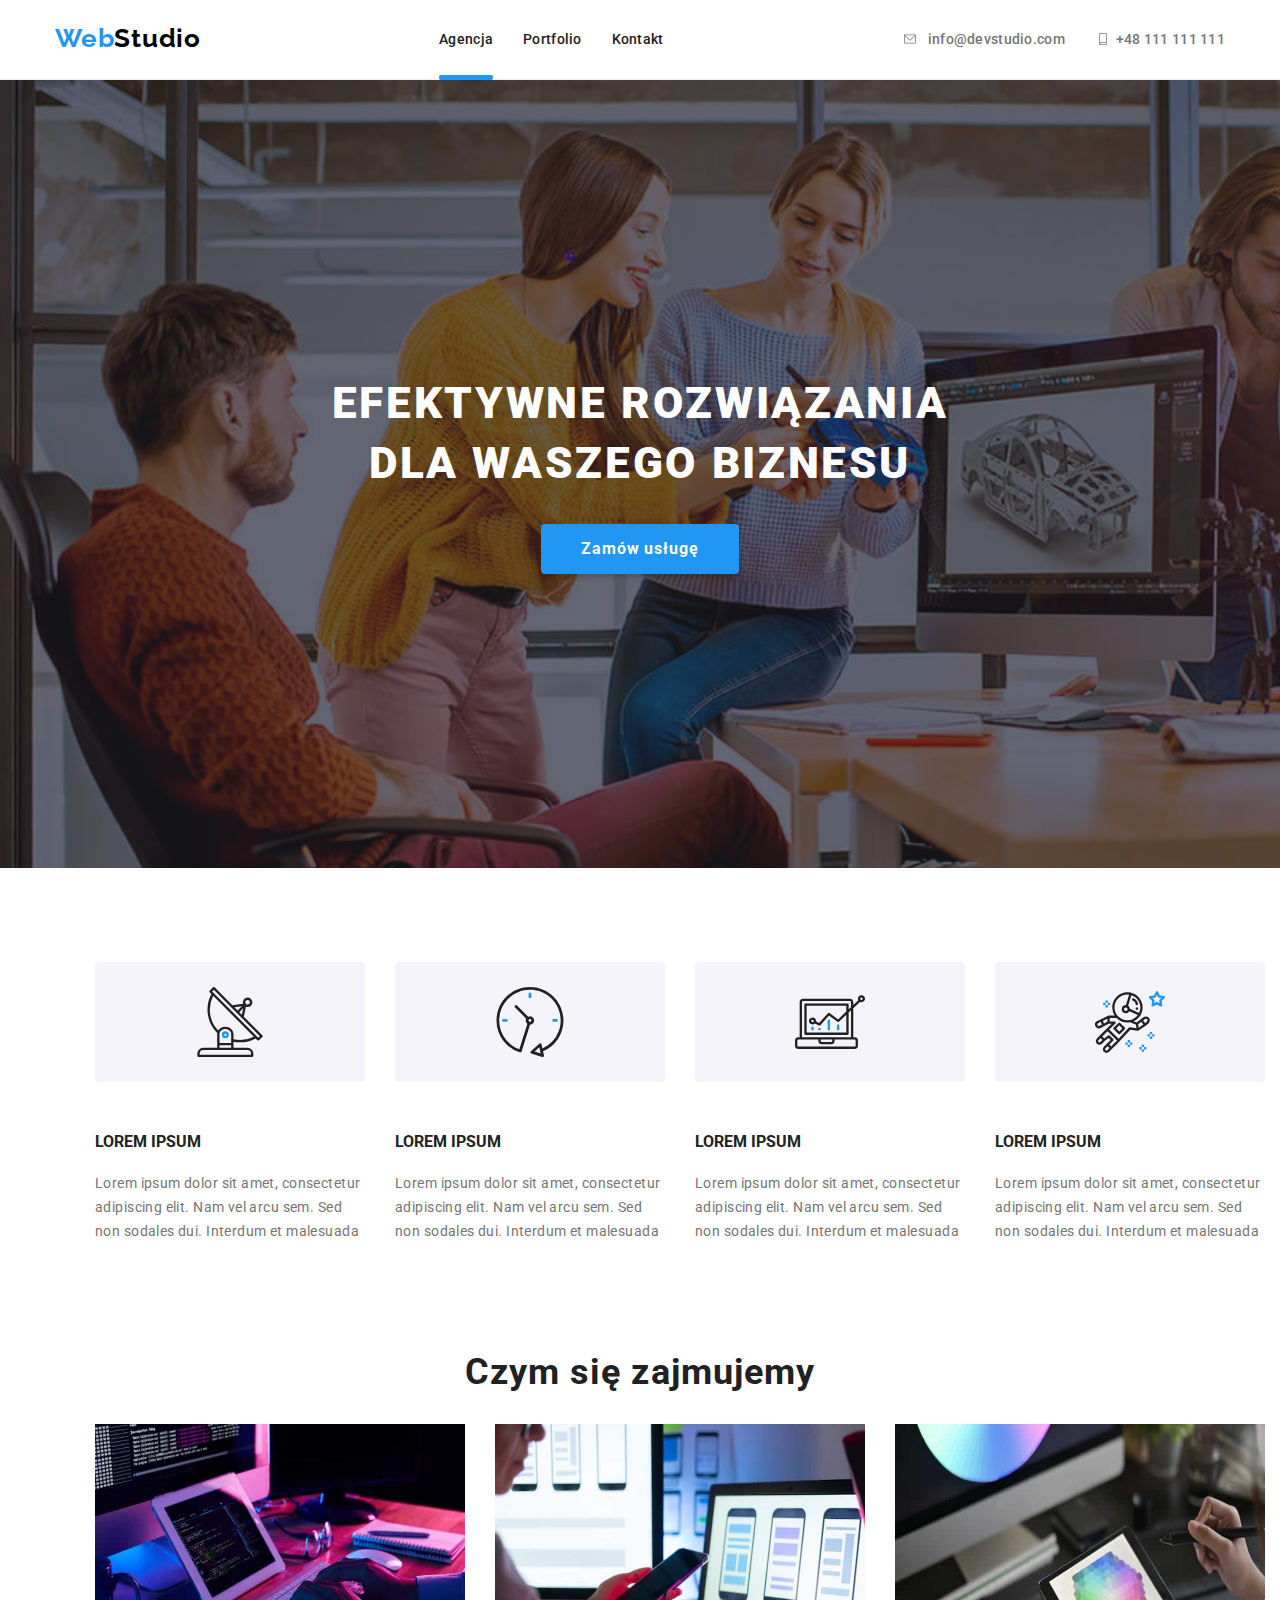
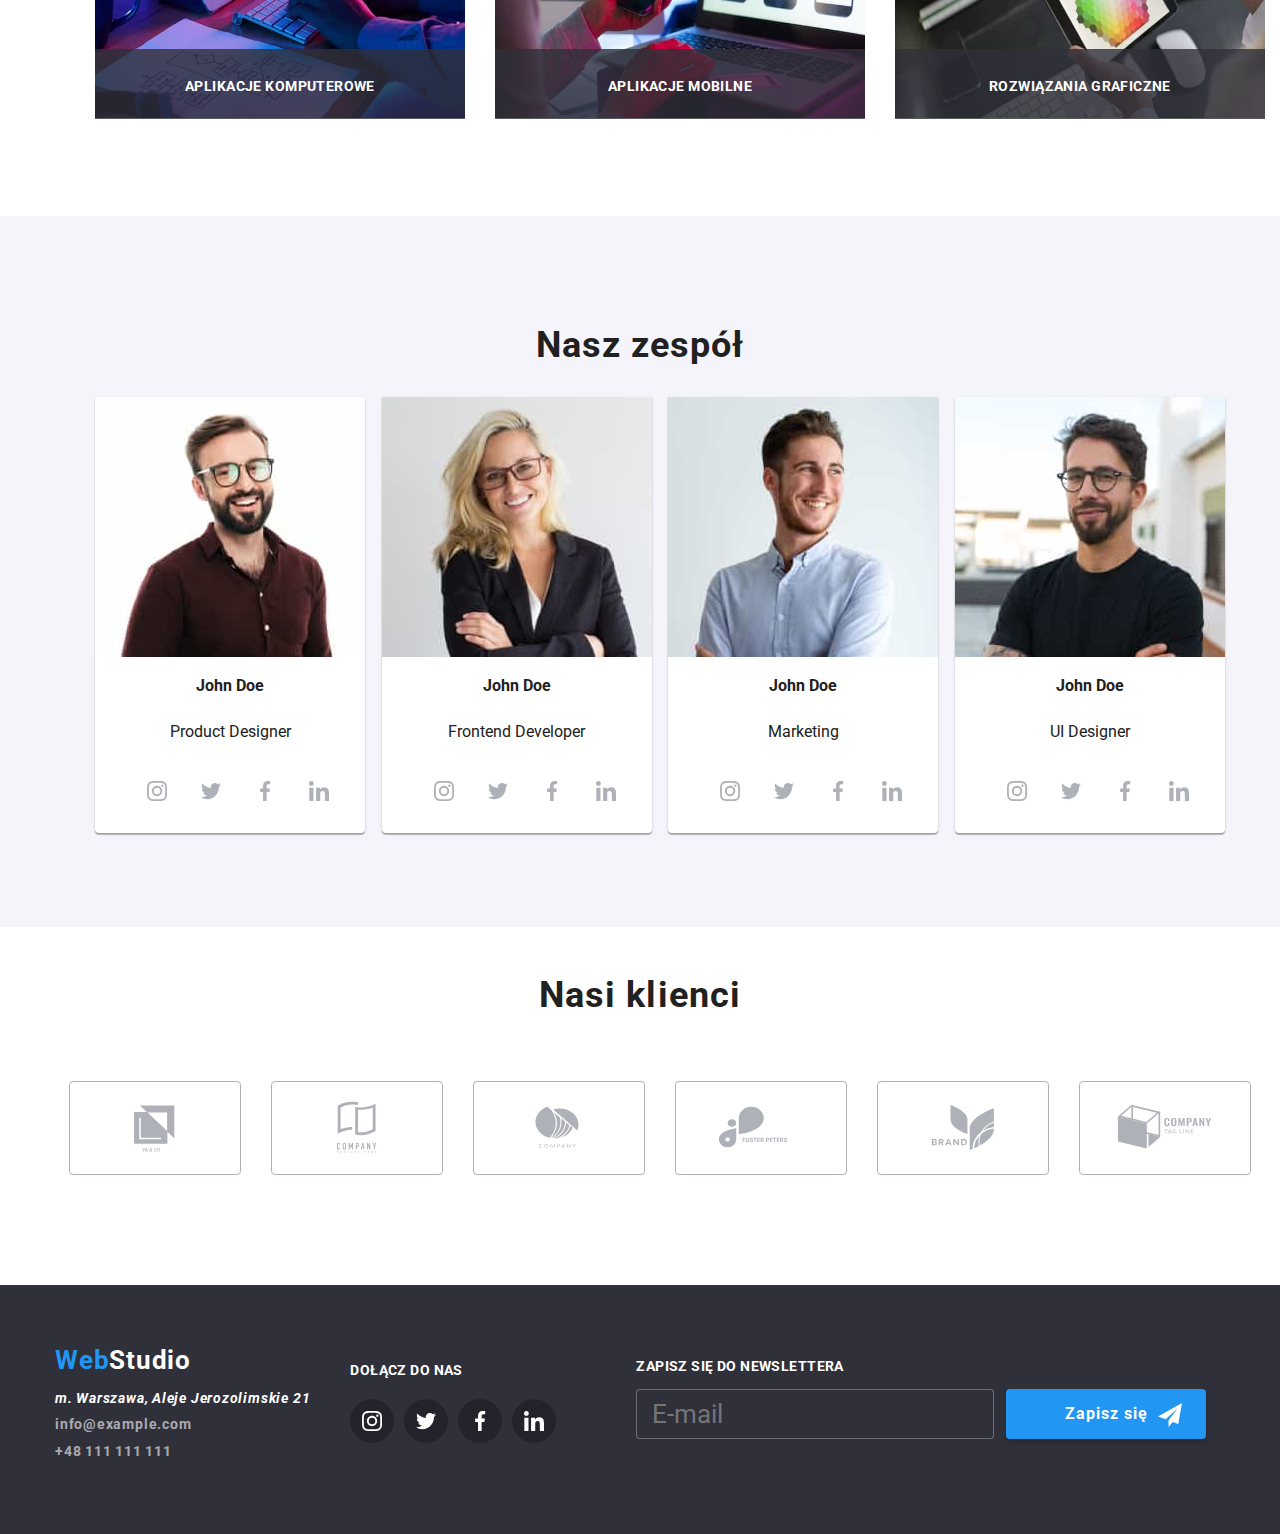
<file: index.html>
<!DOCTYPE html>
<html lang="pl">
    <head>
        <meta charset="UTF-8" />
        <meta name="viewport" content="width=device-width, initial-scale=1.0" />
        <title>Studio</title>
        <link rel="preconnect" href="https://fonts.googleapis.com" />
        <link rel="preconnect" href="https://fonts.gstatic.com" crossorigin />
        <link
            href="https://fonts.googleapis.com/css2?family=Raleway:wght@700&family=Roboto:wght@400;500;700;900&display=swap"
            rel="stylesheet"
        />
        <link rel="stylesheet" href="./css/normalize.css" />
        <link rel="stylesheet" href="./css/style.css" />
    </head>
    <body class="body">
        <header class="header">
            <div class="container header-elements">
                <a href="#" class="web-studio black-color"
                    ><span class="blue-color">Web</span>Studio</a
                >
                <nav>
                    <ul class="menu">
                        <li class="item">
                            <a href="#" class="nav-link agency active-page"
                                >Agencja</a
                            >
                        </li>
                        <li class="item">
                            <a
                                href="./portfolio.html"
                                class="nav-link portfolio-nav"
                                >Portfolio</a
                            >
                        </li>
                        <li class="item">
                            <a href="#" class="nav-link contact">Kontakt</a>
                        </li>
                    </ul>
                </nav>
                <ul class="contact-data">
                    <li class="mail">
                        <a href="mailto:info@devstudio.com" class="mail-link"
                            >info@devstudio.com
                            <svg class="icon-header" width="16" height="12">
                                <use
                                    href="./images/icons.svg#icon-envelope"
                                ></use>
                            </svg>
                        </a>
                    </li>
                    <li class="tel">
                        <a href="tel:+48 111 111 111" class="tel-link"
                            >+48 111 111 111
                            <svg class="icon-header" width="16" height="12">
                                <use
                                    href="./images/icons.svg#icon-smartphone"
                                ></use>
                            </svg>
                        </a>
                    </li>
                </ul>
            </div>
        </header>

        <main>
            <div class="main-section main-background">
                <section class="section">
                    <div class="container">
                        <h1 class="main-text">
                            EFEKTYWNE ROZWIĄZANIA DLA WASZEGO BIZNESU
                        </h1>
                        <button type="button" class="btn" data-modal-open>
                            Zamów usługę
                        </button>
                        <div class="backdrop is-hidden" data-modal>
                            <div class="modal">
                                <button class="close-btn" data-modal-close>
                                    <svg class="close">
                                        <use
                                            href="./images/icons.svg#icon-close-icon"
                                        ></use>
                                    </svg>
                                </button>
                                <div class="wrapper-form">
                                    <h6 class="text-form">
                                        Zostaw swoje dane w formularzu poniżej
                                    </h6>
                                    <form class="form">
                                        <div class="input-wrapper">
                                            <label class="label-input">
                                                <h5 class="label-text">Imię</h5>

                                                <input
                                                    class="input"
                                                    type="text"
                                                    name="write your name"
                                                    required
                                                />
                                                <svg class="form-icon">
                                                    <use
                                                        href="./images/icons.svg#icon-user"
                                                    ></use>
                                                </svg>
                                            </label>
                                        </div>
                                        <div class="input-wrapper">
                                            <label class="label-input">
                                                <h5 class="label-text">
                                                    Telefon
                                                </h5>

                                                <input
                                                    class="input"
                                                    type="tel"
                                                    name="write your phone"
                                                    required
                                                />
                                                <svg class="form-icon">
                                                    <use
                                                        href="./images/icons.svg#icon-phone"
                                                    ></use>
                                                </svg>
                                            </label>
                                        </div>
                                        <div class="input-wrapper">
                                            <label class="label-input">
                                                <h5 class="label-text">
                                                    E-mail
                                                </h5>

                                                <input
                                                    class="input"
                                                    type="email"
                                                    name="write your e-mail"
                                                    required
                                                />
                                                <svg class="form-icon">
                                                    <use
                                                        href="./images/icons.svg#icon-email"
                                                    ></use>
                                                </svg>
                                            </label>
                                        </div>
                                        <div class="input-wrapper">
                                            <label class="label-input">
                                                <h5 class="label-text">
                                                    Komentarz
                                                </h5>
                                                <textarea
                                                    class="text-area-field"
                                                    placeholder="Wprowadź tekst"
                                                    name="write your comment"
                                                    required
                                                ></textarea>
                                            </label>
                                        </div>
                                        <div class="checkbox-wrapper">
                                            <label class="legal-label">
                                                <input
                                                    type="checkbox"
                                                    class="checkbox"
                                                    name=" check the legal
                                                regulations"
                                                    required
                                                />
                                                <svg class="check">
                                                    <use
                                                        href="./images/icons.svg#icon-check"
                                                    ></use>
                                                </svg>
                                            </label>
                                            <p class="legal-text">
                                                Oświadczam, iż akceptuję
                                                <a
                                                    class="legal-text-link"
                                                    href="#"
                                                    >regulamin</a
                                                >
                                                i
                                                <a
                                                    class="legal-text-link"
                                                    href="#"
                                                    >politykę prywatności</a
                                                >
                                            </p>
                                        </div>
                                        <button
                                            type="submit"
                                            class="button-form"
                                        >
                                            Wyślij
                                        </button>
                                    </form>
                                </div>
                            </div>
                        </div>
                    </div>
                </section>
            </div>

            <section class="section">
                <div class="container">
                    <ul class="text-section">
                        <li class="text-li function">
                            <div class="function-icon">
                                <svg class="icon-lorem" width="70" height="70">
                                    <use
                                        href="./images/icons.svg#icon-antenna-1"
                                    ></use>
                                </svg>
                            </div>
                            <h4>LOREM IPSUM</h4>
                            <p class="text-paragraph">
                                Lorem ipsum dolor sit amet, consectetur
                                adipiscing elit. Nam vel arcu sem. Sed
                                <br />
                                non sodales dui. Interdum et malesuada
                            </p>
                        </li>
                        <li class="text-li function">
                            <div class="function-icon">
                                <svg class="icon-lorem" width="70" height="70">
                                    <use
                                        href="./images/icons.svg#icon-clock-1"
                                    ></use>
                                </svg>
                            </div>
                            <h4 class="text-header">LOREM IPSUM</h4>
                            <p class="text-paragraph">
                                Lorem ipsum dolor sit amet, consectetur
                                adipiscing elit. Nam vel arcu sem. Sed
                                <br />
                                non sodales dui. Interdum et malesuada
                            </p>
                        </li>
                        <li class="text-li function">
                            <div class="function-icon">
                                <svg class=".icon-lorem" width="70" height="70">
                                    <use
                                        href="./images/icons.svg#icon-diagram-1"
                                    ></use>
                                </svg>
                            </div>
                            <h4 class="text-header">LOREM IPSUM</h4>
                            <p class="text-paragraph">
                                Lorem ipsum dolor sit amet, consectetur
                                adipiscing elit. Nam vel arcu sem. Sed
                                <br />
                                non sodales dui. Interdum et malesuada
                            </p>
                        </li>
                        <li class="text-li function">
                            <div class="function-icon">
                                <svg class="icon-lorem" width="70" height="70">
                                    <use
                                        href="./images/icons.svg#icon-astronaut-1"
                                    ></use>
                                </svg>
                            </div>
                            <h4 class="text-header">LOREM IPSUM</h4>
                            <p class="text-paragraph">
                                Lorem ipsum dolor sit amet, consectetur
                                adipiscing elit. Nam vel arcu sem. Sed
                                <br />
                                non sodales dui. Interdum et malesuada
                            </p>
                        </li>
                    </ul>
                </div>
            </section>
            <section class="section">
                <div class="container">
                    <h2 class="job-header">Czym się zajmujemy</h2>
                    <ul class="photos-list">
                        <li class="item photo">
                            <h6 class="text-photo">Aplikacje komputerowe</h6>

                            <img
                                src="./images/main/Programistawpracy.jpg "
                                height="294"
                                width="370"
                                alt="Programista w pracy"
                            />
                        </li>
                        <li class="item photo">
                            <h6 class="text-photo">Aplikacje mobilne</h6>

                            <img
                                src="./images/main/Projektanciinterfejsuinternetowego.jpg"
                                height="294"
                                width="370"
                                alt="Projektanci interfejsu internetowego"
                            />
                        </li>
                        <li class="item photo">
                            <h6 class="text-photo">Rozwiązania graficzne</h6>

                            <img
                                src="./images/main/Projektowaniestroninternetowych.jpg"
                                height="294"
                                width="370"
                                alt="projektowanie stron internetowych"
                            />
                        </li>
                    </ul>
                </div>
            </section>
            <div class="team">
                <section class="section">
                    <div class="container">
                        <h2 class="header-two">Nasz zespół</h2>
                        <ul class="section-team">
                            <li class="item people">
                                <img
                                    src="./images/main/Projektantproduktu.jpg"
                                    width="270"
                                    height="260"
                                    alt="John Doe"
                                    class="img"
                                />

                                <p class="name">
                                    <strong>John Doe</strong>
                                </p>
                                <p class="name">Product Designer</p>
                                <ul class="icon-list">
                                    <li class="item">
                                        <a class="icon-link" href="#">
                                            <svg class="social-icon">
                                                <use
                                                    href="./images/icons.svg#icon-instagram-2-1"
                                                ></use>
                                            </svg>
                                        </a>
                                    </li>
                                    <li class="item">
                                        <a class="icon-link" href="#">
                                            <svg class="social-icon">
                                                <use
                                                    href="./images/icons.svg#icon-twitter-1-1"
                                                ></use>
                                            </svg>
                                        </a>
                                    </li>
                                    <li class="item">
                                        <a class="icon-link" href="#">
                                            <svg class="social-icon">
                                                <use
                                                    href="./images/icons.svg#icon-facebook-1-1"
                                                ></use>
                                            </svg>
                                        </a>
                                    </li>
                                    <li class="item">
                                        <a class="icon-link" href="#">
                                            <svg class="social-icon">
                                                <use
                                                    href="./images/icons.svg#icon-linkedin-1-1"
                                                ></use>
                                            </svg>
                                        </a>
                                    </li>
                                </ul>
                            </li>

                            <li class="item people">
                                <img
                                    src="./images/main/Frontenddeveloper.jpg"
                                    width="270"
                                    height="260"
                                    alt="John Doe"
                                    class="img"
                                />
                                <p class="name">
                                    <strong>John Doe</strong>
                                </p>
                                <p class="name">Frontend Developer</p>
                                <ul class="icon-list">
                                    <li class="item">
                                        <a class="icon-link" href="#">
                                            <svg class="social-icon">
                                                <use
                                                    href="./images/icons.svg#icon-instagram-2-1"
                                                ></use>
                                            </svg>
                                        </a>
                                    </li>
                                    <li class="item">
                                        <a class="icon-link" href="#">
                                            <svg class="social-icon">
                                                <use
                                                    href="./images/icons.svg#icon-twitter-1-1"
                                                ></use>
                                            </svg>
                                        </a>
                                    </li>
                                    <li class="item">
                                        <a class="icon-link" href="#">
                                            <svg class="social-icon">
                                                <use
                                                    href="./images/icons.svg#icon-facebook-1-1"
                                                ></use>
                                            </svg>
                                        </a>
                                    </li>
                                    <li class="item">
                                        <a class="icon-link" href="#">
                                            <svg class="social-icon">
                                                <use
                                                    href="./images/icons.svg#icon-linkedin-1-1"
                                                ></use>
                                            </svg>
                                        </a>
                                    </li>
                                </ul>
                            </li>
                            <li class="item people">
                                <img
                                    src="./images/main/Specjalistads.marketingu.jpg"
                                    width="270"
                                    height="260"
                                    alt="John Doe"
                                    class="img"
                                />
                                <p class="name">
                                    <strong>John Doe</strong>
                                </p>
                                <p class="name">Marketing</p>
                                <ul class="icon-list">
                                    <li class="item">
                                        <a class="icon-link" href="#">
                                            <svg class="social-icon">
                                                <use
                                                    href="./images/icons.svg#icon-instagram-2-1"
                                                ></use>
                                            </svg>
                                        </a>
                                    </li>
                                    <li class="item">
                                        <a class="icon-link" href="#">
                                            <svg class="social-icon">
                                                <use
                                                    href="./images/icons.svg#icon-twitter-1-1"
                                                ></use>
                                            </svg>
                                        </a>
                                    </li>
                                    <li class="item">
                                        <a class="icon-link" href="#">
                                            <svg class="social-icon">
                                                <use
                                                    href="./images/icons.svg#icon-facebook-1-1"
                                                ></use>
                                            </svg>
                                        </a>
                                    </li>
                                    <li class="item">
                                        <a class="icon-link" href="#">
                                            <svg class="social-icon">
                                                <use
                                                    href="./images/icons.svg#icon-linkedin-1-1"
                                                ></use>
                                            </svg>
                                        </a>
                                    </li>
                                </ul>
                            </li>
                            <li class="item people">
                                <img
                                    src="./images/main/Projektantinterfejsuinternetowego.jpg"
                                    width="270"
                                    height="260"
                                    alt="John Doe"
                                    class="img"
                                />

                                <p class="name">
                                    <strong>John Doe</strong>
                                </p>
                                <p class="name">UI Designer</p>
                                <ul class="icon-list">
                                    <li class="item">
                                        <a class="icon-link" href="#">
                                            <svg class="social-icon">
                                                <use
                                                    href="./images/icons.svg#icon-instagram-2-1"
                                                ></use>
                                            </svg>
                                        </a>
                                    </li>
                                    <li class="item">
                                        <a class="icon-link" href="#">
                                            <svg class="social-icon">
                                                <use
                                                    href="./images/icons.svg#icon-twitter-1-1"
                                                ></use>
                                            </svg>
                                        </a>
                                    </li>
                                    <li class="item">
                                        <a class="icon-link" href="#">
                                            <svg class="social-icon">
                                                <use
                                                    href="./images/icons.svg#icon-facebook-1-1"
                                                ></use>
                                            </svg>
                                        </a>
                                    </li>
                                    <li class="item">
                                        <a class="icon-link" href="#">
                                            <svg class="social-icon">
                                                <use
                                                    href="./images/icons.svg#icon-linkedin-1-1"
                                                ></use>
                                            </svg>
                                        </a>
                                    </li>
                                </ul>
                            </li>
                        </ul>
                    </div>
                    <section class="section">
                        <div class="our-clients">
                            <h4 class="text-clients">Nasi klienci</h4>

                            <ul class="icon-clients">
                                <li class="item">
                                    <a class="customer-icon">
                                        <svg class="logo">
                                            <use
                                                href="./images/icons.svg#icon-Client-1"
                                            ></use>
                                        </svg>
                                    </a>
                                </li>
                                <li class="item">
                                    <a class="customer-icon">
                                        <svg class="logo">
                                            <use
                                                href="./images/icons.svg#icon-Client-2"
                                            ></use>
                                        </svg>
                                    </a>
                                </li>
                                <li class="item">
                                    <a class="customer-icon">
                                        <svg class="logo">
                                            <use
                                                href="./images/icons.svg#icon-Client-3"
                                            ></use>
                                        </svg>
                                    </a>
                                </li>
                                <li class="item">
                                    <a class="customer-icon">
                                        <svg class="logo">
                                            <use
                                                href="./images/icons.svg#icon-Client-4"
                                            ></use>
                                        </svg>
                                    </a>
                                </li>
                                <li class="item">
                                    <a class="customer-icon">
                                        <svg class="logo">
                                            <use
                                                href="./images/icons.svg#icon-Client-5"
                                            ></use>
                                        </svg>
                                    </a>
                                </li>
                                <li class="item">
                                    <a class="customer-icon">
                                        <svg class="logo">
                                            <use
                                                href="./images/icons.svg#icon-Client-6"
                                            ></use>
                                        </svg>
                                    </a>
                                </li>
                            </ul>
                        </div>
                    </section>
                </section>
            </div>
        </main>
        <footer class="footer-element">
            <div class="container footer-elements-studio">
                <div class="address-element-studio">
                    <a class="blue-color logo-footer" href="#"
                        >Web<span class="white-color">Studio</span></a
                    >
                    <ul class="footer-li">
                        <li>
                            <address class="address">
                                m. Warszawa, Aleje Jerozolimskie 21
                            </address>
                        </li>
                        <li class="mail-element">
                            <a
                                href="mailto:info@example.com"
                                class="mail-footer"
                                >info@example.com</a
                            >
                        </li>
                        <li>
                            <a href="tel:+48111111111111" class="tel-footer"
                                >+48 111 111 111</a
                            >
                        </li>
                    </ul>
                </div>
                <section class="footer-icon">
                    <h4 class="text-icon-studio">Dołącz do nas</h4>
                    <ul class="social-icon-footer">
                        <li class="item">
                            <a class="icon-link-footer" href="#">
                                <svg class="icon-footer">
                                    <use
                                        href="./images/icons.svg#icon-instagram-2"
                                    ></use>
                                </svg>
                            </a>
                        </li>
                        <li class="item">
                            <a class="icon-link-footer" href="#">
                                <svg class="icon-footer">
                                    <use
                                        href="./images/icons.svg#icon-twitter-1"
                                    ></use>
                                </svg>
                            </a>
                        </li>
                        <li class="item">
                            <a class="icon-link-footer" href="#">
                                <svg class="icon-footer">
                                    <use
                                        href="./images/icons.svg#icon-facebook-1"
                                    ></use>
                                </svg>
                            </a>
                        </li>

                        <li class="item">
                            <a class="icon-link-footer" href="#">
                                <svg class="icon-footer">
                                    <use
                                        href="./images/icons.svg#icon-linkedin-1"
                                    ></use>
                                </svg>
                            </a>
                        </li>
                    </ul>
                </section>
                <section class="newsletter-footer">
                    <form class="form-footer">
                        <label class="label-footer">
                            <p class="label-footer-text">
                                Zapisz się do newslettera
                            </p>
                            <div class="newsletter-wrapper">
                                <input
                                    placeholder="E-mail"
                                    class="footer-input"
                                    type="email"
                                    name="Write your mail"
                                    required
                                />
                                <button class="button-newsletter" type="submit">
                                    <p class="button-text">Zapisz się</p>
                                    <svg class="icon-newsletter">
                                        <use
                                            href="./images/icons.svg#icon-newsletter"
                                        ></use>
                                    </svg>
                                </button>
                            </div>
                        </label>
                    </form>
                </section>
            </div>
        </footer>
        <script src="./js/modal.js"></script>
    </body>
</html>
</file>
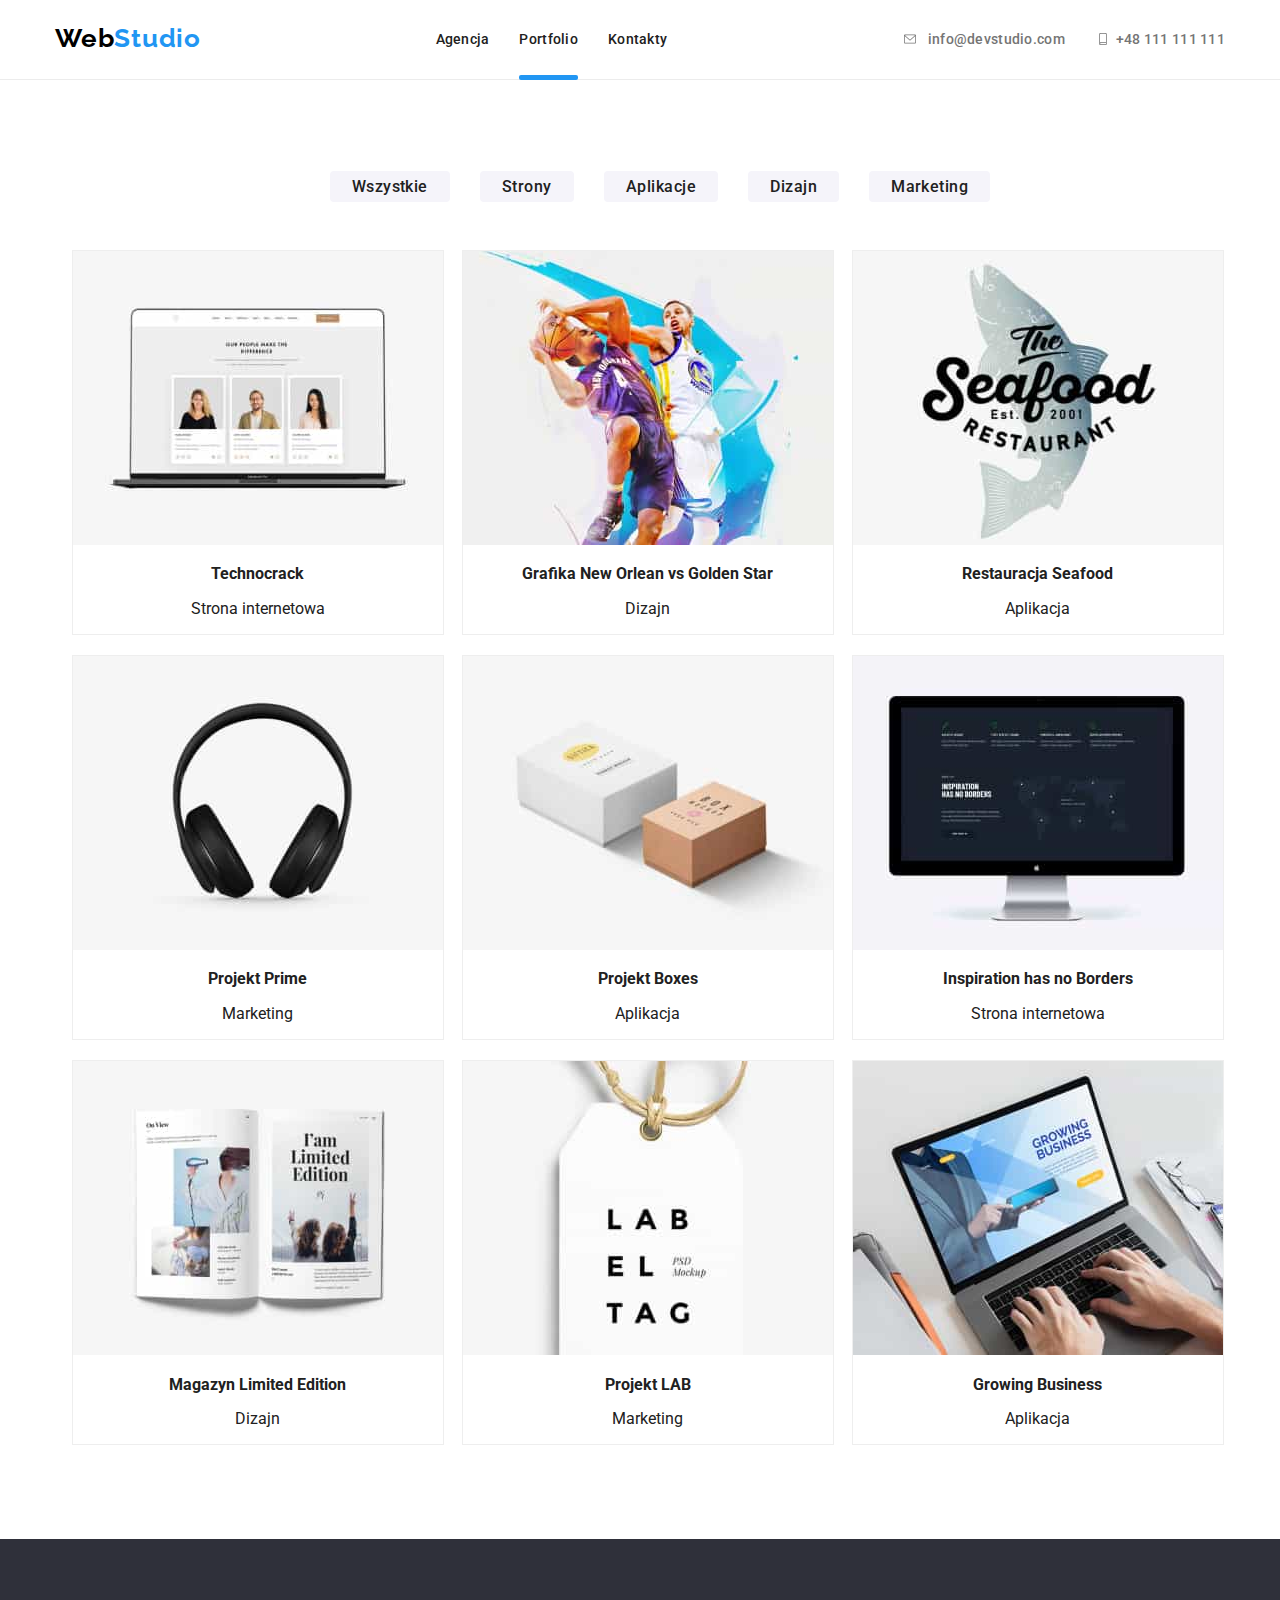
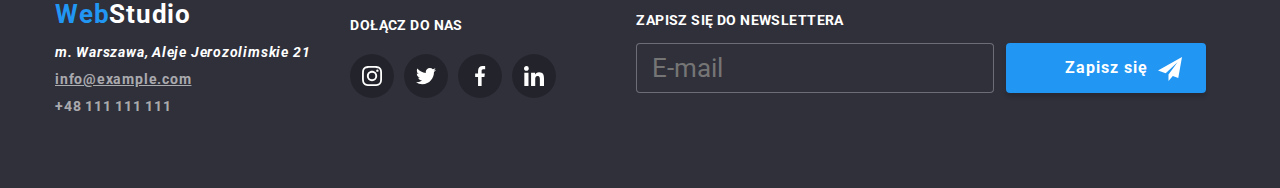
<file: portfolio.html>
<!DOCTYPE html>
<html lang="pl">
    <head>
        <meta charset="UTF-8" />
        <meta name="viewport" content="width=device-width, initial-scale=1.0" />

        <title>Portfolio</title>
        <link rel="preconnect" href="https://fonts.googleapis.com" />
        <link rel="preconnect" href="https://fonts.gstatic.com" crossorigin />
        <link
            href="https://fonts.googleapis.com/css2?family=Raleway:wght@700&family=Roboto:wght@400;500;700;900&display=swap"
            rel="stylesheet"
        />
        <link rel="stylesheet" href="./css/normalize.css" />

        <link rel="stylesheet" href="./css/style.css" />
    </head>
    <body class="body">
        <header class="header">
            <div class="container header-portfolio">
                <a class="web-studio black-color" href="#"
                    >Web<span class="blue-color">Studio</span></a
                >

                <nav>
                    <ul class="menu">
                        <li class="item">
                            <a
                                class="nav-link agency-portfolio"
                                href="./index.html"
                                >Agencja</a
                            >
                        </li>
                        <li class="item">
                            <a class="nav-link portfolio active-page" href="#"
                                >Portfolio</a
                            >
                        </li>
                        <li class="item">
                            <a class="nav-link contact" href="#">Kontakty</a>
                        </li>
                    </ul>
                </nav>
                <ul class="contact-data">
                    <li class="mail">
                        <a
                            class="mail-link-portfolio mail-portfolio"
                            href="mailto:info@devstudio.com"
                            >info@devstudio.com
                            <svg
                                class="icon-header-portfolio"
                                width="16"
                                height="12"
                            >
                                <use
                                    href="./images/icons.svg#icon-envelope"
                                ></use>
                            </svg>
                        </a>
                    </li>
                    <li class="tel">
                        <a class="tel-portfolio" href="tel:+48111111111"
                            >+48 111 111 111
                            <svg
                                class="icon-header-portfolio"
                                width="16"
                                height="12"
                            >
                                <use
                                    href="./images/icons.svg#icon-smartphone"
                                ></use>
                            </svg>
                        </a>
                    </li>
                </ul>
            </div>
        </header>

        <main>
            <section class="section">
                <div class="container">
                    <ul class="main-portfolio">
                        <li class="item">
                            <a class="nav-all" href="#">Wszystkie</a>
                        </li>
                        <li class="item">
                            <a class="nav-pages" href="#">Strony</a>
                        </li>
                        <li class="item">
                            <a class="nav-aplications" href="#">Aplikacje</a>
                        </li>
                        <li class="item">
                            <a class="nav-design" href="#">Dizajn</a>
                        </li>
                        <li class="item">
                            <a class="nav-marketing" href="#">Marketing</a>
                        </li>
                    </ul>

                    <div class="see-portfolio">
                        <div class="card">
                            <div class="portfolio-photo">
                                <img
                                    src="./images/portfolio/Technocrack.jpg"
                                    width="370"
                                    height="294"
                                    alt="Technocrack"
                                />
                                <div class="wrapper-text">
                                    <p>
                                        Techno-Crack to start-up zajmujący się
                                        projektowaniem stron internetowych,
                                        który oferuje obszerną listę usług,
                                        które spełnią wszystkie Twoje potrzeby w
                                        zakresie projektowania i rozwoju stron
                                        internetowych.
                                    </p>
                                </div>
                            </div>

                            <p class="portfolio-text">
                                <strong>Technocrack</strong>
                            </p>

                            <p class="portfolio-text">Strona internetowa</p>
                        </div>

                        <div class="card">
                            <div class="portfolio-photo">
                                <img
                                    src="./images/portfolio/GrafikaNewOrleanvsGoldenStar.jpg"
                                    width="370"
                                    height="294"
                                    alt="Grafika New Orlean vs Golden Star"
                                />
                                <div class="wrapper-text">
                                    <p>
                                        Techno-Crack to start-up zajmujący się
                                        projektowaniem stron internetowych,
                                        który oferuje obszerną listę usług,
                                        które spełnią wszystkie Twoje potrzeby w
                                        zakresie projektowania i rozwoju stron
                                        internetowych.
                                    </p>
                                </div>
                            </div>
                            <p class="portfolio-text">
                                <strong
                                    >Grafika New Orlean vs Golden Star</strong
                                >
                            </p>

                            <p class="portfolio-text">Dizajn</p>
                        </div>
                        <div class="card">
                            <div class="portfolio-photo">
                                <img
                                    src="./images//portfolio/RestauracjaSeafood.jpg"
                                    width="370"
                                    height="294"
                                    alt="Restauracja Seafood"
                                />
                                <div class="wrapper-text">
                                    <p>
                                        Techno-Crack to start-up zajmujący się
                                        projektowaniem stron internetowych,
                                        który oferuje obszerną listę usług,
                                        które spełnią wszystkie Twoje potrzeby w
                                        zakresie projektowania i rozwoju stron
                                        internetowych.
                                    </p>
                                </div>
                            </div>
                            <p class="portfolio-text">
                                <strong>Restauracja Seafood</strong>
                            </p>

                            <p class="portfolio-text">Aplikacja</p>
                        </div>

                        <div class="card">
                            <div class="portfolio-photo">
                                <img
                                    src="./images/portfolio/ProjektPrime.jpg"
                                    width="370"
                                    height="294"
                                    alt="Projekt Prime"
                                />
                                <div class="wrapper-text">
                                    <p>
                                        Techno-Crack to start-up zajmujący się
                                        projektowaniem stron internetowych,
                                        który oferuje obszerną listę usług,
                                        które spełnią wszystkie Twoje potrzeby w
                                        zakresie projektowania i rozwoju stron
                                        internetowych.
                                    </p>
                                </div>
                            </div>
                            <p class="portfolio-text">
                                <strong>Projekt Prime</strong>
                            </p>
                            <p class="portfolio-text">Marketing</p>
                        </div>
                        <div class="card">
                            <div class="portfolio-photo">
                                <img
                                    src="./images/portfolio/ProjektBoxes.jpg"
                                    width="370"
                                    height="294"
                                    alt="Projekt Boxes"
                                />
                                <div class="wrapper-text">
                                    <p>
                                        Techno-Crack to start-up zajmujący się
                                        projektowaniem stron internetowych,
                                        który oferuje obszerną listę usług,
                                        które spełnią wszystkie Twoje potrzeby w
                                        zakresie projektowania i rozwoju stron
                                        internetowych.
                                    </p>
                                </div>
                            </div>
                            <p class="portfolio-text">
                                <strong>Projekt Boxes</strong>
                            </p>
                            <p class="portfolio-text">Aplikacja</p>
                        </div>

                        <div class="card">
                            <div class="portfolio-photo">
                                <img
                                    src="./images/portfolio/InspirationhasnoBorders.jpg"
                                    width="370"
                                    height="294"
                                    alt="Inspiration has no Borders"
                                />
                                <div class="wrapper-text">
                                    <p>
                                        Techno-Crack to start-up zajmujący się
                                        projektowaniem stron internetowych,
                                        który oferuje obszerną listę usług,
                                        które spełnią wszystkie Twoje potrzeby w
                                        zakresie projektowania i rozwoju stron
                                        internetowych.
                                    </p>
                                </div>
                            </div>
                            <p class="portfolio-text">
                                <strong>Inspiration has no Borders</strong>
                            </p>

                            <p class="portfolio-text">Strona internetowa</p>
                        </div>
                        <div class="card">
                            <div class="portfolio-photo">
                                <img
                                    src="./images/portfolio/MagazynLimiteddition.jpg"
                                    width="370"
                                    height="294"
                                    alt="Magazyn Limited Edition"
                                />
                                <div class="wrapper-text">
                                    <p>
                                        Techno-Crack to start-up zajmujący się
                                        projektowaniem stron internetowych,
                                        który oferuje obszerną listę usług,
                                        które spełnią wszystkie Twoje potrzeby w
                                        zakresie projektowania i rozwoju stron
                                        internetowych.
                                    </p>
                                </div>
                            </div>

                            <p class="portfolio-text">
                                <strong>Magazyn Limited Edition</strong>
                            </p>

                            <p class="portfolio-text">Dizajn</p>
                        </div>

                        <div class="card">
                            <div class="portfolio-photo">
                                <img
                                    src="./images/portfolio/ProjektLAB.jpg"
                                    width="370"
                                    height="294"
                                    alt="Projekt LAB"
                                />
                                <div class="wrapper-text">
                                    <p>
                                        Techno-Crack to start-up zajmujący się
                                        projektowaniem stron internetowych,
                                        który oferuje obszerną listę usług,
                                        które spełnią wszystkie Twoje potrzeby w
                                        zakresie projektowania i rozwoju stron
                                        internetowych.
                                    </p>
                                </div>
                            </div>
                            <p class="portfolio-text">
                                <strong>Projekt LAB</strong>
                            </p>

                            <p class="portfolio-text">Marketing</p>
                        </div>

                        <div class="card">
                            <div class="portfolio-photo">
                                <img
                                    src="./images/portfolio/GrowingBusiness.jpg"
                                    width="370"
                                    height="294"
                                    alt="Growing Business"
                                />
                                <div class="wrapper-text">
                                    <p>
                                        Techno-Crack to start-up zajmujący się
                                        projektowaniem stron internetowych,
                                        który oferuje obszerną listę usług,
                                        które spełnią wszystkie Twoje potrzeby w
                                        zakresie projektowania i rozwoju stron
                                        internetowych.
                                    </p>
                                </div>
                            </div>

                            <p class="portfolio-text">
                                <strong>Growing Business</strong>
                            </p>

                            <p class="portfolio-text">Aplikacja</p>
                        </div>
                    </div>
                </div>
            </section>
        </main>
        <footer class="container-portfolio">
            <div class="container footer-elements-portfolio">
                <div class="address-element-portfolio">
                    <a class="blue-color logo-footer" href="#"
                        >Web<span class="white-color">Studio</span></a
                    >

                    <ul class="footer-li">
                        <li>
                            <address class="address">
                                m. Warszawa, Aleje Jerozolimskie 21
                            </address>
                        </li>
                        <li>
                            <a
                                class="mail-footer-portfolio"
                                href="mailto:info@example.com"
                                >info@example.com</a
                            >
                        </li>
                        <li class="tel-element">
                            <a
                                class="tel-footer-portfolio"
                                href="tel:+48111111111"
                                >+48 111 111 111</a
                            >
                        </li>
                    </ul>
                </div>
                <section class="footer-icon">
                    <h4 class="text-icon-portfolio">Dołącz do nas</h4>
                    <ul class="social-icon-portfolio">
                        <li class="item">
                            <a class="icon-link-footer" href="#">
                                <svg class="icon-footer">
                                    <use
                                        href="./images/icons.svg#icon-instagram-2"
                                    ></use>
                                </svg>
                            </a>
                        </li>
                        <li class="item">
                            <a class="icon-link-footer" href="#">
                                <svg class="icon-footer">
                                    <use
                                        href="./images/icons.svg#icon-twitter-1"
                                    ></use>
                                </svg>
                            </a>
                        </li>
                        <li class="item">
                            <a class="icon-link-footer" href="#">
                                <svg class="icon-footer">
                                    <use
                                        href="./images/icons.svg#icon-facebook-1"
                                    ></use>
                                </svg>
                            </a>
                        </li>

                        <li class="item">
                            <a class="icon-link-footer" href="#">
                                <svg class="icon-footer">
                                    <use
                                        href="./images/icons.svg#icon-linkedin-1"
                                    ></use>
                                </svg>
                            </a>
                        </li>
                    </ul>
                </section>
                <section class="newsletter-footer">
                    <form class="form-footer">
                        <label class="label-footer">
                            <p class="label-footer-text">
                                Zapisz się do newslettera
                            </p>
                            <div class="newsletter-wrapper">
                                <input
                                    placeholder="E-mail"
                                    class="footer-input"
                                    type="email"
                                    name="Write your mail"
                                    required
                                />
                                <button class="button-newsletter" type="submit">
                                    <p class="button-text">Zapisz się</p>
                                    <svg class="icon-newsletter">
                                        <use
                                            href="./images/icons.svg#icon-newsletter"
                                        ></use>
                                    </svg>
                                </button>
                            </div>
                        </label>
                    </form>
                </section>
            </div>
        </footer>
    </body>
</html>
</file>
<file: css/style.css>
:root {
    --background-color: #ffffff;
    --color-text1: #757575;
    --color-text2: #212121;
    --color-text3: #2196f3;
    --background-color6: #2196f3;
    --color-text4: #000000;
    --color-text5: #ffffff;
    --color-text7: #afb1b8;
    --background-color1: #2f303a;
    --color-shadow: rgba(0, 0, 0, 0.15);
    --color-shadow1: rgba(0, 0, 0, 0.12);
    --color-shadow2: rgba(0, 0, 0, 0.14);
    --color-shadow3: rgba(0, 0, 0, 0.2);
    --background-color2: #2f303a;
    --background-color3: #e5e5e5;
    --background-color7: rgba(0, 0, 0, 0.25);

    --color-text6: rgba(255, 255, 255, 0.6);
    --backdrop-transparency: rgba(0, 0, 0, 0.2);
    --border-color: #ececec;
    --background-color4: #f5f4fa;

    --border-color1: #eeeeee;
    --border-color2: #afb1b8;
    --border-color3: #2196f3;
    --border-color4: rgba(0, 0, 0, 0.1);
    --border-color5: rgba(255, 255, 255, 0.3);
    --border-color6: rgba(33, 33, 33, 0.2);

    --border-radius: 4px;
    --linear-gradient: rgba(47, 48, 58, 0.4);
    --background-color8: rgba(47, 48, 58, 0.8);
    --transition: 250ms;
    --transition-timing-function: cubic-bezier(0.4, 0, 0.2, 1);
}
.body {
    font-family: "Roboto", sans-serif;
    color: var(--color-text2);
    margin: 0;
}

.web-studio {
    text-decoration: none;
    color: var(--color-text4);
    margin-top: 5px;
    font-weight: 700;

    font-family: "Raleway", sans-serif;
    font-size: 26px;
    line-height: 1.19;
    letter-spacing: 0.03em;
    color: var(--color-text4);
}
.blue-color {
    color: var(--color-text3);
}

.header-elements {
    display: flex;
    justify-content: space-between;
    background-color: var(--background-color);
}
.header {
    border-bottom: 1px solid var(--border-color);
    height: 80px;
    display: flex;
    align-items: center;
}
.header-portfolio {
    display: flex;
    justify-content: space-between;
    background-color: var(--background-color);
}
.container {
    max-width: 1200px;
    width: 100%;

    box-sizing: border-box;
    padding: 0 15px;
    margin: 0 auto;
}
.item {
    list-style: none;
}
.mail {
    list-style: none;
}
.tel {
    list-style: none;
}
.contact-data {
    display: flex;
    gap: 30px;
    font-weight: 500;
    font-size: 14px;
    line-height: 1.14;
    letter-spacing: 0.02em;
}
.nav-link {
    text-decoration: none;
}
.mail-link {
    text-decoration: none;
    display: flex;
    flex-direction: row-reverse;
    gap: 10px;
    align-items: center;
    color: var(--color-text1);
    fill: var(--color-text1);
    transition: color var(--transition) var(--transition-timing-function),
        fill var(--transition) var(--transition-timing-function);
}
.mail-link:hover {
    color: var(--color-text3);
    fill: var(--color-text3);
}

.tel-link {
    text-decoration: none;
    color: var(--color-text1);
    fill: var(--color-text1);

    display: flex;
    flex-direction: row-reverse;
    gap: 5px;
    align-items: center;
    transition: color var(--transition) var(--transition-timing-function),
        fill var(--transition) var(--transition-timing-function);
}
.tel-link:hover {
    color: var(--color-text3);
    fill: var(--color-text3);
}

.mail-portfolio {
    text-decoration: none;
    color: var(--color-text1);
    fill: var(--color-text1);

    display: flex;
    flex-direction: row-reverse;
    gap: 10px;
    align-items: center;
    transition: color var(--transition) var(--transition-timing-function),
        fill var(--transition) var(--transition-timing-function);
}
.mail-portfolio:hover {
    color: var(--color-text3);
    fill: var(--color-text3);
}

.tel-portfolio {
    text-decoration: none;
    color: var(--color-text1);
    fill: var(--color-text1);

    display: flex;
    flex-direction: row-reverse;
    gap: 5px;
    align-items: center;
    transition: color var(--transition) var(--transition-timing-function),
        fill var(--transition) var(--transition-timing-function);
}
.tel-portfolio:hover {
    color: var(--color-text3);
    fill: var(--color-text3);
}
.menu {
    display: flex;
    gap: 30px;
    font-weight: 500;
    font-size: 14px;
    line-height: 1.14;
    letter-spacing: 0.02em;
}
.agency {
    color: var(--color-text2);
    position: relative;
}
.agency:visited {
    color: var(--color-text3);
}

.contact {
    color: var(--color-text2);
    transition: color var(--transition);
    transition-timing-function: var(--transition-timing-function);
}
.contact:hover {
    color: var(--color-text3);
}
.portfolio-nav {
    color: var(--color-text2);
    transition: color var(--transition);
    transition-timing-function: var(--transition-timing-function);
}
.portfolio-nav:hover {
    color: var(--color-text3);
}

.agency-portfolio {
    color: var(--color-text2);
    transition: color var(--transition);
    transition-timing-function: var(--transition-timing-function);
}
.agency-portfolio:hover {
    color: var(--color-text3);
}
.portfolio {
    color: var(--color-text2);
    position: relative;
}
.active-page::after {
    content: "";
    position: absolute;
    background-color: var(--background-color6);
    top: 44px;
    height: 5px;
    width: 100%;
    left: 0;
    border-radius: 2px;
}
.portfolio:visited {
    color: var(--color-text3);
}
.section {
    margin-block: 94px;
}
.main-section {
    background-color: var(--background-color2);
    display: flex;
    flex-direction: column;
    align-items: center;
    justify-content: center;
    text-align: center;
    background: linear-gradient(var(--linear-gradient), var(--linear-gradient)),
        url("../images/main/background-image.jpg");
    background-size: cover;
    padding: 200px 0;
}
.main-background {
    max-width: 1600px;
    margin: 0 auto;
}
.main-text {
    width: 696px;
    margin-block-start: 0;
    margin-block-end: 0;

    font-weight: 900;
    font-size: 44px;
    line-height: 1.36;

    letter-spacing: 0.06em;
    text-transform: uppercase;
    color: var(--color-text5);
}
.btn {
    background-color: var(--color-text3);
    box-shadow: 0 4px 4px var(--color-shadow);
    border-radius: 4px;
    font-weight: 700;
    font-size: 16px;
    line-height: 1.87;

    letter-spacing: 0.06em;
    color: var(--color-text5);
    cursor: pointer;
    margin-top: 30px;
    padding: 10px 40px 10px 40px;
    border: 0;
}
.text-section {
    display: flex;
    gap: 30px;
    align-items: center;
}

.text-li {
    list-style: none;
}
.text-paragraph {
    font-size: 14px;
    line-height: 1.71;
    letter-spacing: 0.03em;
    margin-block-start: 0;
    color: var(--color-text1);
}
.photos-list {
    display: flex;
    gap: 30px;
}

.job-header {
    display: flex;
    font-weight: 700;
    font-size: 36px;
    line-height: 1.16;
    letter-spacing: 0.03em;
    justify-content: center;
}
.section-team {
    display: flex;
    justify-content: space-between;
    background-color: var(--background-color4);
}

.team {
    padding-top: 15px;
    background-color: var(--background-color4);
}

.header-two {
    display: flex;
    justify-content: center;
    font-weight: 700;
    font-size: 36px;
    line-height: 1.16;
    letter-spacing: 0.03em;
}

.people {
    box-shadow: 0 1px 3px var(--color-shadow1), 0 1px 1px var(--color-shadow2),
        0 2px 1px var(--color-shadow3);
    border-radius: 0 0 4px 4px;
    background-color: var(--background-color);
}

.name {
    height: 30px;
    text-align: center;
}
.footer-li {
    list-style: none;
    padding-left: 0;

    font-weight: 700;
    font-size: 14px;
    line-height: 1.19;
    display: flex;
    flex-direction: column;
    justify-content: space-between;

    gap: 10px;
}
.footer-element {
    background-color: var(--background-color1);
}
.footer-elements-studio {
    display: flex;
    font-weight: 700;
    font-size: 26px;
    line-height: 1.19;

    letter-spacing: 0.03em;
    text-decoration: none;
}
.blue-color {
    color: var(--color-text3);
}
.address {
    color: var(--color-text5);
    white-space: nowrap;
}
.white-color {
    color: var(--color-text5);
}
.logo-footer {
    text-decoration: none;
    font-weight: 700;
    font-size: 26px;
    line-height: 1.19;

    letter-spacing: 0.03em;
}
.tel-footer {
    text-decoration: none;
    color: var(--color-text6);
}
.mail-footer {
    text-decoration: none;
    color: var(--color-text6);
}
.container-portfolio {
    background-color: var(--background-color2);
}
.footer-elements-portfolio {
    font-weight: 700;
    font-size: 26px;
    line-height: 1.19;
    display: flex;

    letter-spacing: 0.03em;
    text-decoration: none;
}
.address-element-portfolio {
    padding: 60px 0;
}
.address-element-studio {
    padding: 60px 0;
}
.mail-footer-portfolio {
    text-decoration: none;
    color: var(--color-text6);
    text-decoration: underline;
}
.tel-footer-portfolio {
    text-decoration: none;
    color: var(--color-text6);
}
.main-portfolio {
    display: flex;
    justify-content: center;
    gap: 30px;
}
.nav-all {
    text-decoration: none;
    font-weight: 500;
    font-size: 16px;
    line-height: 1.62;
    letter-spacing: 0.03em;
    background-color: var(--background-color4);
    color: var(--color-text2);
    padding: 6px 22px;
    border-radius: var(--border-radius);
    transition: color var(--transition) var(--transition-timing-function),
        background-color var(--transition) var(--transition-timing-function);
}
.nav-all:hover {
    background-color: var(--color-text3);
    color: var(--color-text5);
    box-shadow: 0px 4px 4px 0px #00000040;
}
.nav-pages {
    text-decoration: none;
    font-weight: 500;
    font-size: 16px;
    line-height: 1.62;
    letter-spacing: 0.03em;
    background-color: var(--background-color4);
    color: var(--color-text2);
    padding: 6px 22px;
    border-radius: var(--border-radius);
    transition: color var(--transition) var(--transition-timing-function),
        background-color var(--transition) var(--transition-timing-function);
}
.nav-pages:hover {
    background-color: var(--color-text3);
    color: var(--color-text5);
    box-shadow: 0px 4px 4px 0px #00000040;
}
.nav-aplications {
    text-decoration: none;
    font-weight: 500;
    font-size: 16px;
    line-height: 1.62;
    letter-spacing: 0.03em;
    background-color: var(--background-color4);
    color: var(--color-text2);
    padding: 6px 22px;
    border-radius: var(--border-radius);
    transition: color var(--transition) var(--transition-timing-function),
        background-color var(--transition) var(--transition-timing-function);
}
.nav-aplications:hover {
    background-color: var(--color-text3);
    color: var(--color-text5);
    box-shadow: 0px 4px 4px 0px #00000040;
}
.nav-design {
    text-decoration: none;
    font-weight: 500;
    font-size: 16px;
    line-height: 1.62;
    letter-spacing: 0.03em;
    background-color: var(--background-color4);
    color: var(--color-text2);
    padding: 6px 22px;
    border-radius: var(--border-radius);
    transition: color var(--transition) var(--transition-timing-function),
        background-color var(--transition) var(--transition-timing-function);
}
.nav-design:hover {
    background-color: var(--color-text3);
    color: var(--color-text5);
    box-shadow: 0px 4px 4px 0px #00000040;
}
.nav-marketing {
    text-decoration: none;
    font-weight: 500;
    font-size: 16px;
    line-height: 1.62;
    letter-spacing: 0.03em;
    background-color: var(--background-color4);
    color: var(--color-text2);
    padding: 6px 22px;
    border-radius: var(--border-radius);
    transition: color var(--transition) var(--transition-timing-function),
        background-color var(--transition) var(--transition-timing-function);
}
.nav-marketing:hover {
    background-color: var(--color-text3);
    color: var(--color-text5);
    box-shadow: 0px 4px 4px 0px #00000040;
}
.see-portfolio {
    display: flex;
    flex-wrap: wrap;
    margin-top: 30px;
    justify-content: space-around;
    text-align: center;
}
.card {
    border: 1px solid var(--border-color1);
    margin-top: 20px;
    margin-left: 15px;
    cursor: pointer;
    transform: translateY(0);
    transition: transform var(--transition) var(--transition-timing-function),
        box-shadow var(--transition) var(--transition-timing-function);
}
.card:hover {
    box-shadow: 0px 4px 4px rgba(0, 0, 0, 0.25);
}

.portfolio-text {
    display: flex;
    flex-direction: column;
    align-items: center;
}
.footer-icon {
    align-items: center;
    flex-direction: column;

    padding: 60px 40px;
}

.item-footer {
    list-style: none;
    padding-bottom: 15px;
}

.text-icon-portfolio {
    font-size: 14px;
    color: var(--color-text5);
    margin-bottom: 20px;
    text-transform: uppercase;
    font-weight: 700;
    font-size: 14px;
    line-height: 1.14;
    letter-spacing: 0.03em;
    margin-block-end: 0;
}
.text-icon-studio {
    font-size: 14px;
    color: var(--color-text5);
    margin-bottom: 20px;
    text-transform: uppercase;
    font-weight: 700;
    font-size: 14px;
    line-height: 1.14;
    letter-spacing: 0.03em;
}
.function-icon {
    background-color: var(--background-color4);
    padding: 25px 100px;
    border-radius: var(--border-radius);
    margin-bottom: 30px;
    display: flex;
    gap: 30px;
}
.function {
    display: flex;
    flex-direction: column;
}
.our-clients {
    display: flex;
    flex-direction: column;
    align-items: center;
    justify-content: center;
    background-color: var(--background-color);
}
.text-clients {
    font-weight: 700;
    font-size: 36px;
    line-height: 1.16;
    text-align: center;
    letter-spacing: 0.03em;
}
.icon-clients {
    display: flex;
    gap: 30px;
}
.logo {
    width: 106px;
    height: 60px;
}
.logo-4 {
    width: 106px;
    height: 60px;
}
.icon-header {
    transition: fill color var(--transition);
}
.customer-icon {
    cursor: pointer;
    border: 1px solid var(--border-color2);
    display: flex;
    padding: 16px 32px;
    fill: var(--color-text7);

    border-radius: 4px;
    transition: fill var(--transition) var(--transition-timing-function),
        border-color var(--transition) var(--transition-timing-function);
}

.customer-icon:hover {
    border: 1px solid var(--border-color3);
    fill: var(--color-text3);
}

.icon-list {
    display: flex;
    text-align: center;
    align-items: center;
    padding-bottom: 20px;
    gap: 10px;
}
.social-icon {
    width: 20px;
    height: 20px;
    transition: color var(--transition);
}

.icon-link {
    display: flex;
    width: 44px;
    height: 44px;
    align-items: center;
    justify-content: center;
    fill: var(--color-text7);
    background-color: var(--background-color);
    border-radius: 50%;
    transition: background-color var(--transition)
            var(--transition-timing-function),
        fill var(--transition) var(--transition-timing-function);
}
.icon-link:hover {
    background-color: var(--background-color6);
    fill: var(--color-text5);
}
.social-icon-footer {
    display: flex;
    padding-inline-start: 0;
    margin-block-end: 0;
    margin-block-start: 0;
    gap: 10px;
}
.icon-footer {
    width: 20px;
    height: 20px;
}
.icon-link-footer {
    display: flex;
    width: 44px;
    height: 44px;
    align-items: center;
    background-color: var(--background-color7);
    justify-content: center;
    border-radius: 50%;
    transition: background-color var(--transition)
        var(--transition-timing-function);
}
.icon-link-footer:hover {
    background-color: var(--background-color6);
}
.social-icon-portfolio {
    display: flex;
    padding-inline-start: 0;
    margin-block-end: 0;
    margin-block-start: 0;
    gap: 10px;
    padding-top: 20px;
}
.photo {
    position: relative;
}
.text-photo {
    position: absolute;
    text-transform: uppercase;
    background-color: var(--background-color8);
    font-weight: 700;
    font-size: 14px;
    line-height: 1.14;
    text-align: center;
    letter-spacing: 0.03em;
    color: var(--color-text5);
    height: 70px;
    width: 370px;
    z-index: 2;
    bottom: 3px;
    padding: 30px 0;
    margin-block-end: 0;
    margin-block-start: 0;
}
.portfolio-photo {
    position: relative;
    overflow: hidden;
}

.wrapper-text {
    position: absolute;
    transition: var(--transition);
    transition-timing-function: var(--transition-timing-function);
    background-color: var(--background-color6);
    font-size: 18px;
    line-height: 1.55;

    letter-spacing: 0.03em;

    color: var(--color-text5);
    transform: translateY(0);
    font-size: 18px;
    height: 100%;
    width: 100%;
    padding: 49px 24px;
}
.card:hover .wrapper-text {
    transform: translateY(-100%);
}
.backdrop {
    position: fixed;
    width: 100%;
    height: 100%;
    left: 0;
    top: 0;
    background-color: var(--backdrop-transparency);
    transition: transform var(--transition);
    display: flex;
    z-index: 3;
}
.is-hidden {
    transform: translateX(-100%);
}
.modal {
    width: 580px;
    height: 640px;
    background-color: var(--background-color);
    margin: auto;
    padding: 10px;
    display: flex;
    flex-direction: column;
    position: relative;
    border-radius: 4px;
    box-shadow: 0 1px 3px var(--color-shadow1), 0 1px 1px var(--color-shadow2),
        0 2px 1px var(--color-shadow3);
}

.close {
    width: 20px;
    height: 20px;
    cursor: pointer;
}
.close-btn {
    display: flex;
    justify-content: center;
    align-items: center;

    background-color: var(--background-color);
    border: 1px solid var(--border-color4);
    border-radius: 50%;
    width: 30px;
    height: 30px;
    right: 10px;
    position: absolute;
}

.modal-content {
    margin-top: 30px;
}
.input {
    width: 440px;
    height: 35px;
    border-radius: 4px;
    padding-left: 50px;
    border: 1px solid var(--border-color6);
    transition: border-color var(--transition) var(--transition-timing-function);
}

.wrapper-form .form {
    display: flex;
    flex-direction: column;
    align-items: center;
}
.input-wrapper {
    display: flex;
    flex-direction: column;
    gap: 1px;
    position: relative;
}
.label-input {
    display: flex;
    flex-direction: column;
    gap: 6px;
}
.label-text {
    display: flex;
    margin-block-end: 0;
    color: var(--color-text1);
    font-size: 12px;
    line-height: 1.16;

    letter-spacing: 0.01em;
}
.name-input {
    width: 400px;
    height: 35px;
}
.form-icon {
    height: 24px;
    position: absolute;
    top: 46px;
    right: 266px;
    transition: fill var(--transition) var(--transition-timing-function);
}
.checkbox-wrapper {
    display: flex;
    align-items: center;
    position: relative;
}

.text-form {
    display: flex;
    font-style: normal;
    font-weight: 700;
    font-size: 20px;
    line-height: 1.15;
    text-align: center;
    letter-spacing: 0.03em;
    justify-content: center;
    margin-inline-end: 0;
    margin-block-end: 0;
}
.text-area-field {
    width: 438px;
    height: 138px;
    resize: none;
    border-radius: 4px;
    border: 1px solid var(--border-color6);
    padding-left: 15px;
    padding-top: 15px;
    border-radius: 4px;
    transition: border-color var(--transition) var(--transition-timing-function);
}
.button-form {
    font-style: normal;
    font-weight: 700;
    font-size: 16px;
    line-height: 1.87;

    letter-spacing: 0.06em;
    width: 200px;
    height: 50px;
    background-color: var(--background-color6);
    color: var(--color-text5);
    box-shadow: 0 4px 4px var(--color-shadow);
    border-radius: 4px;
    border: 0;
    margin-top: 10px;
    cursor: pointer;
}
.icon-checkbox {
    position: absolute;
    width: 16px;
    height: 15px;
    right: 400px;
    border: 1px solid var(--color-text1);
    cursor: pointer;
    display: none;
}
.legal-text {
    color: var(--color-text1);
    font-size: 14px;
    line-height: 1.71;

    letter-spacing: 0.03em;
    position: relative;
}
.legal-label {
    border: 1px solid var(--color-text2);
    width: 16px;
    height: 15px;
    position: absolute;
    top: 19px;
    right: 394px;
    cursor: pointer;
    transition: border-color var(--transition) var(--transition-timing-function);
}

.checkbox {
    visibility: hidden;
    transition: background-color var(--transition)
        var(--transition-timing-function);
}
.check {
    width: 16px;
    height: 15px;
    position: absolute;
    right: -1px;
    top: -1px;
    fill: var(--color-text5);
    transition: background-color var(--transition)
        var(--transition-timing-function);
}
.checkbox:checked + svg {
    background-color: var(--background-color6);
}
.legal-text-link {
    color: var(--color-text3);
}
.form .input:focus {
    outline: 0;
}
.form .text-area-field:focus {
    outline: 0;
}
.input:focus {
    border-color: var(--border-color3);
}
.label-input:has(input:focus) .form-icon {
    fill: var(--color-text3);
}
.text-area-field:focus {
    border-color: var(--border-color3);
}
.legal-checkbox {
    border: 1px solid var(--color-text1);
}
.newsletter-wrapper {
    display: flex;
    gap: 12px;
}
.label-footer-text {
    text-transform: uppercase;
    color: var(--color-text5);
    display: flex;
    flex-direction: column;
    font-family: "Roboto";
    font-style: normal;
    font-weight: 700;
    font-size: 14px;
    line-height: 1.14;
    letter-spacing: 0.03em;
}
.newsletter-footer {
    align-items: center;
    flex-direction: column;

    padding: 60px 40px;
}
.footer-input {
    width: 358px;
    height: 50px;
    background-color: var(--background-color1);
    outline: 0;
    border: 1px solid var(--border-color5);
    border-radius: 4px;
    padding-left: 15px;
}
.label-footer {
    white-space: nowrap;
}
.button-newsletter {
    width: 200px;
    height: 50px;
    background-color: var(--background-color6);
    color: var(--color-text5);
    border: 0;
    display: flex;
    align-items: center;
    justify-content: center;
    border-radius: 4px;
    white-space: nowrap;
    cursor: pointer;
    position: relative;
    box-shadow: 0 4px 4px var(--color-shadow);
}
.button-text {
    font-size: 16px;
    line-height: 1.87;

    font-weight: 700;
    letter-spacing: 0.06em;

    height: 30px;
}
.icon-newsletter {
    position: absolute;
    width: 24px;
    height: 24px;
    right: 24px;
    top: 14px;
}
</file>
